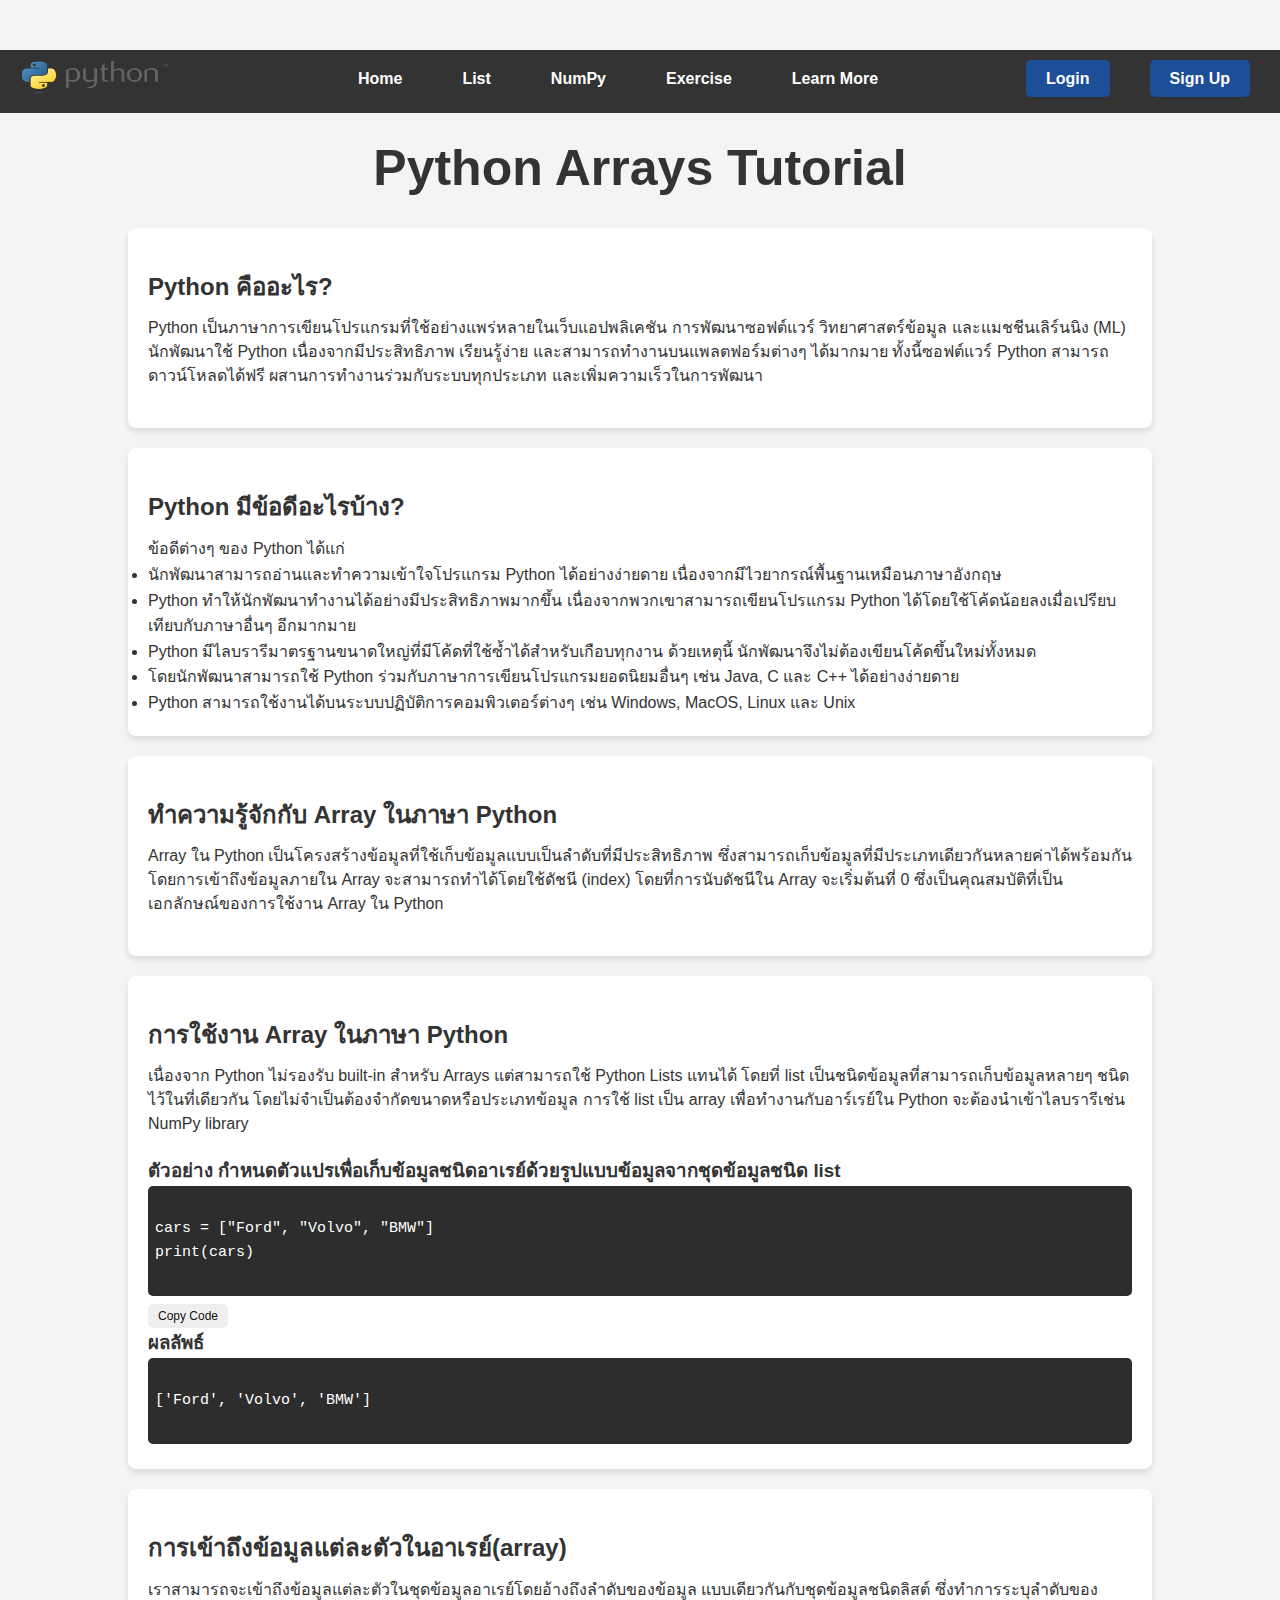
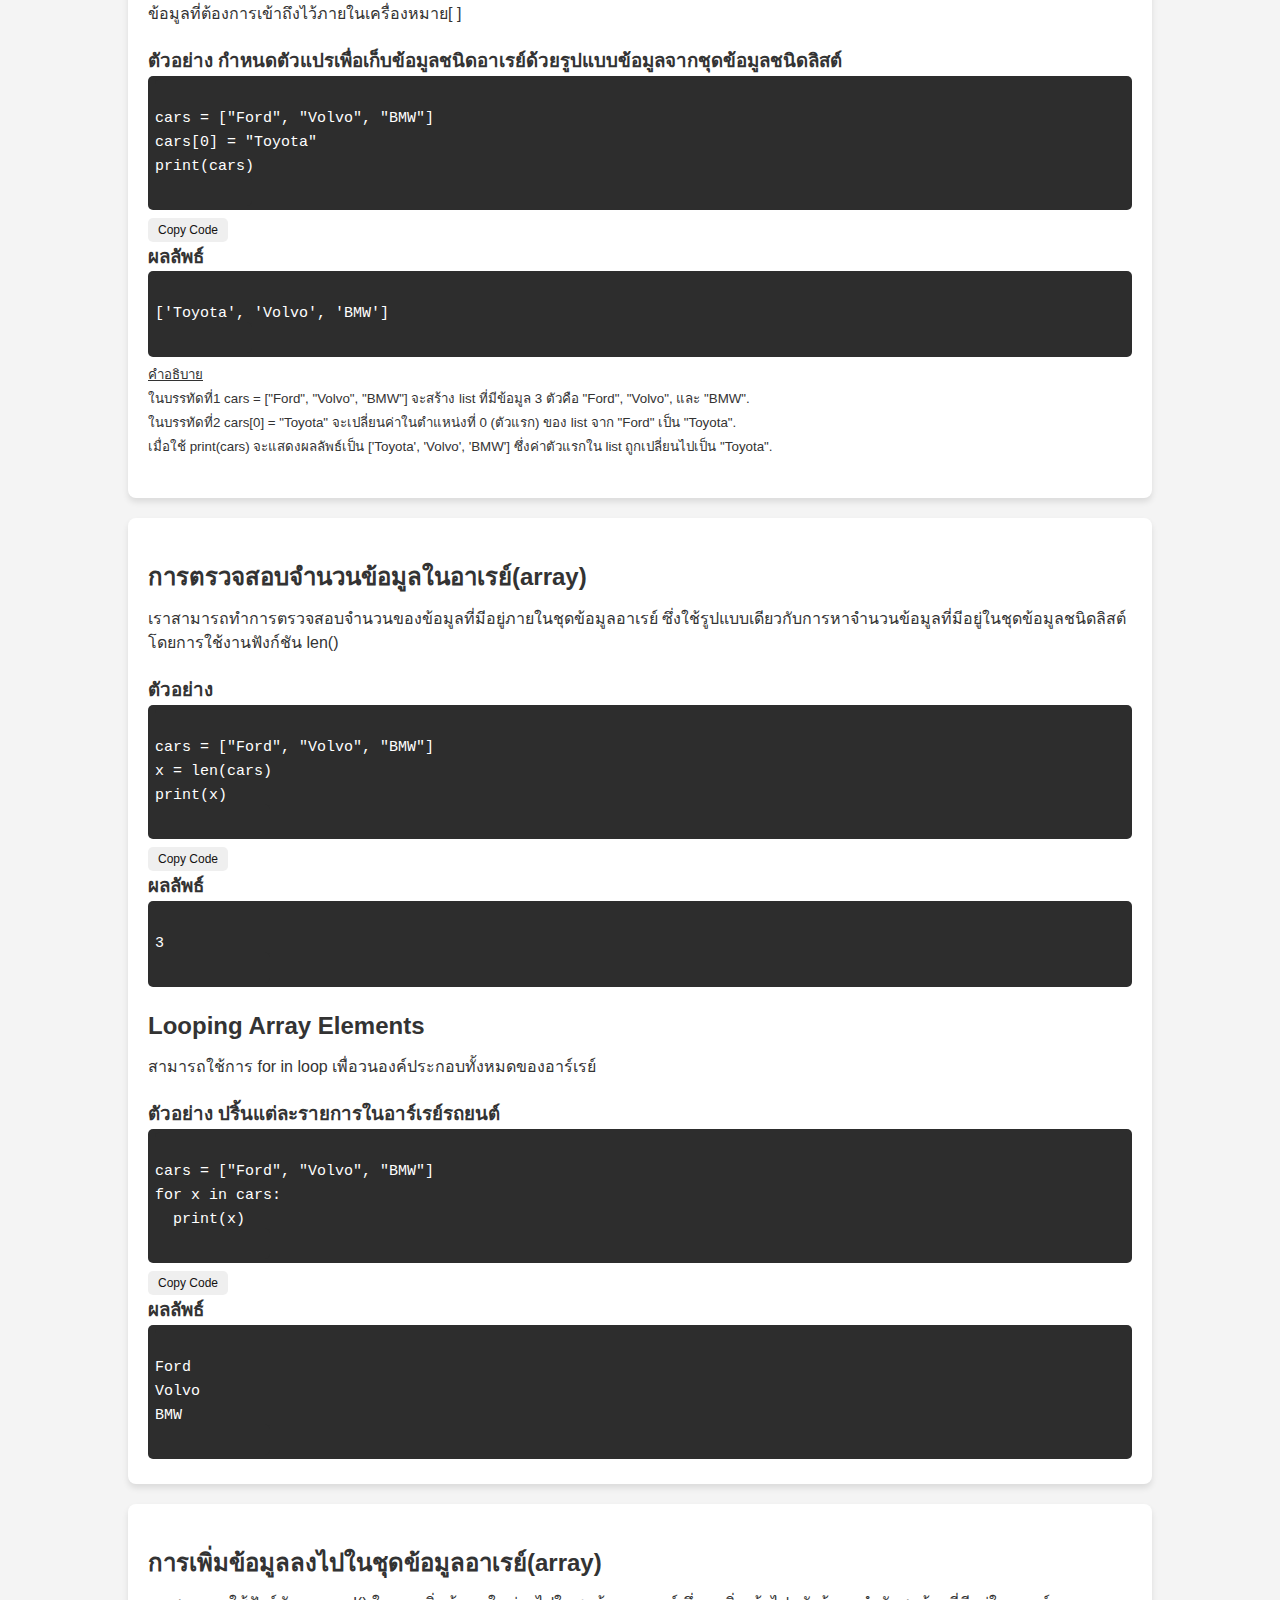
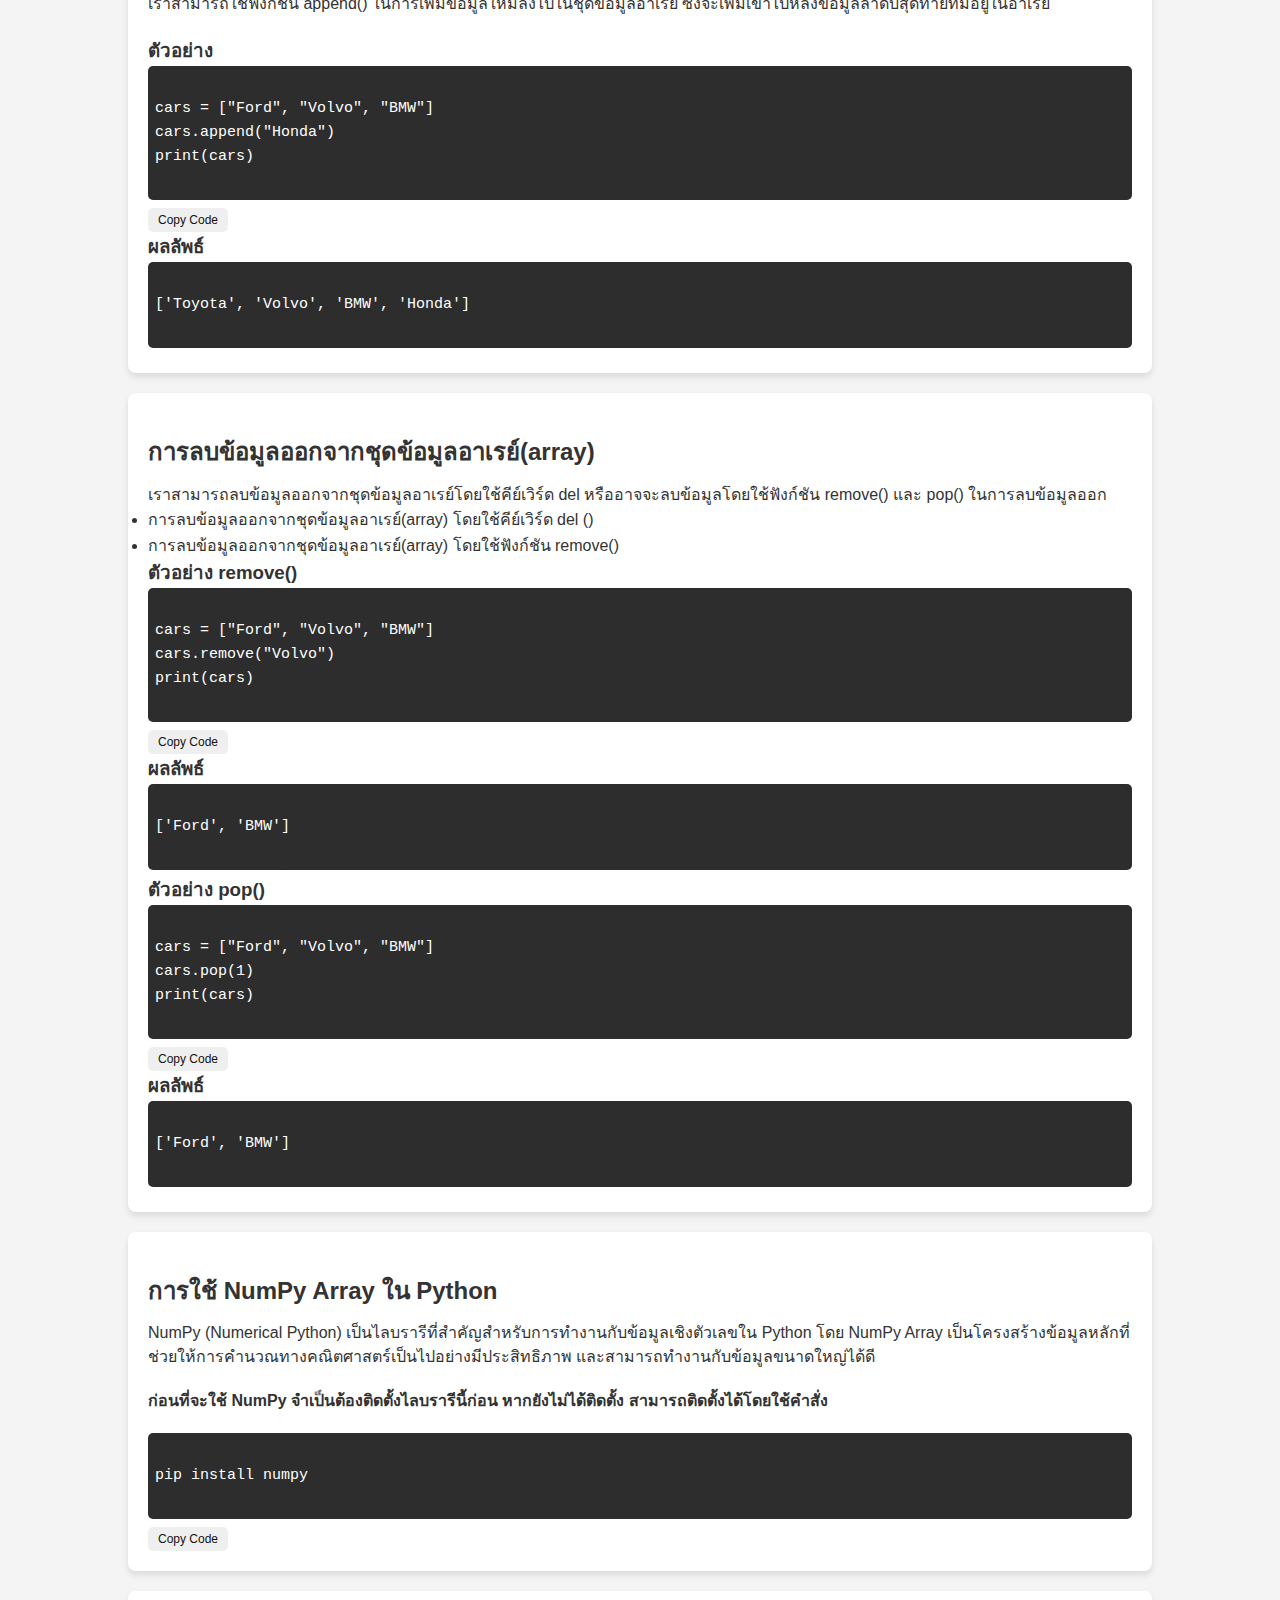
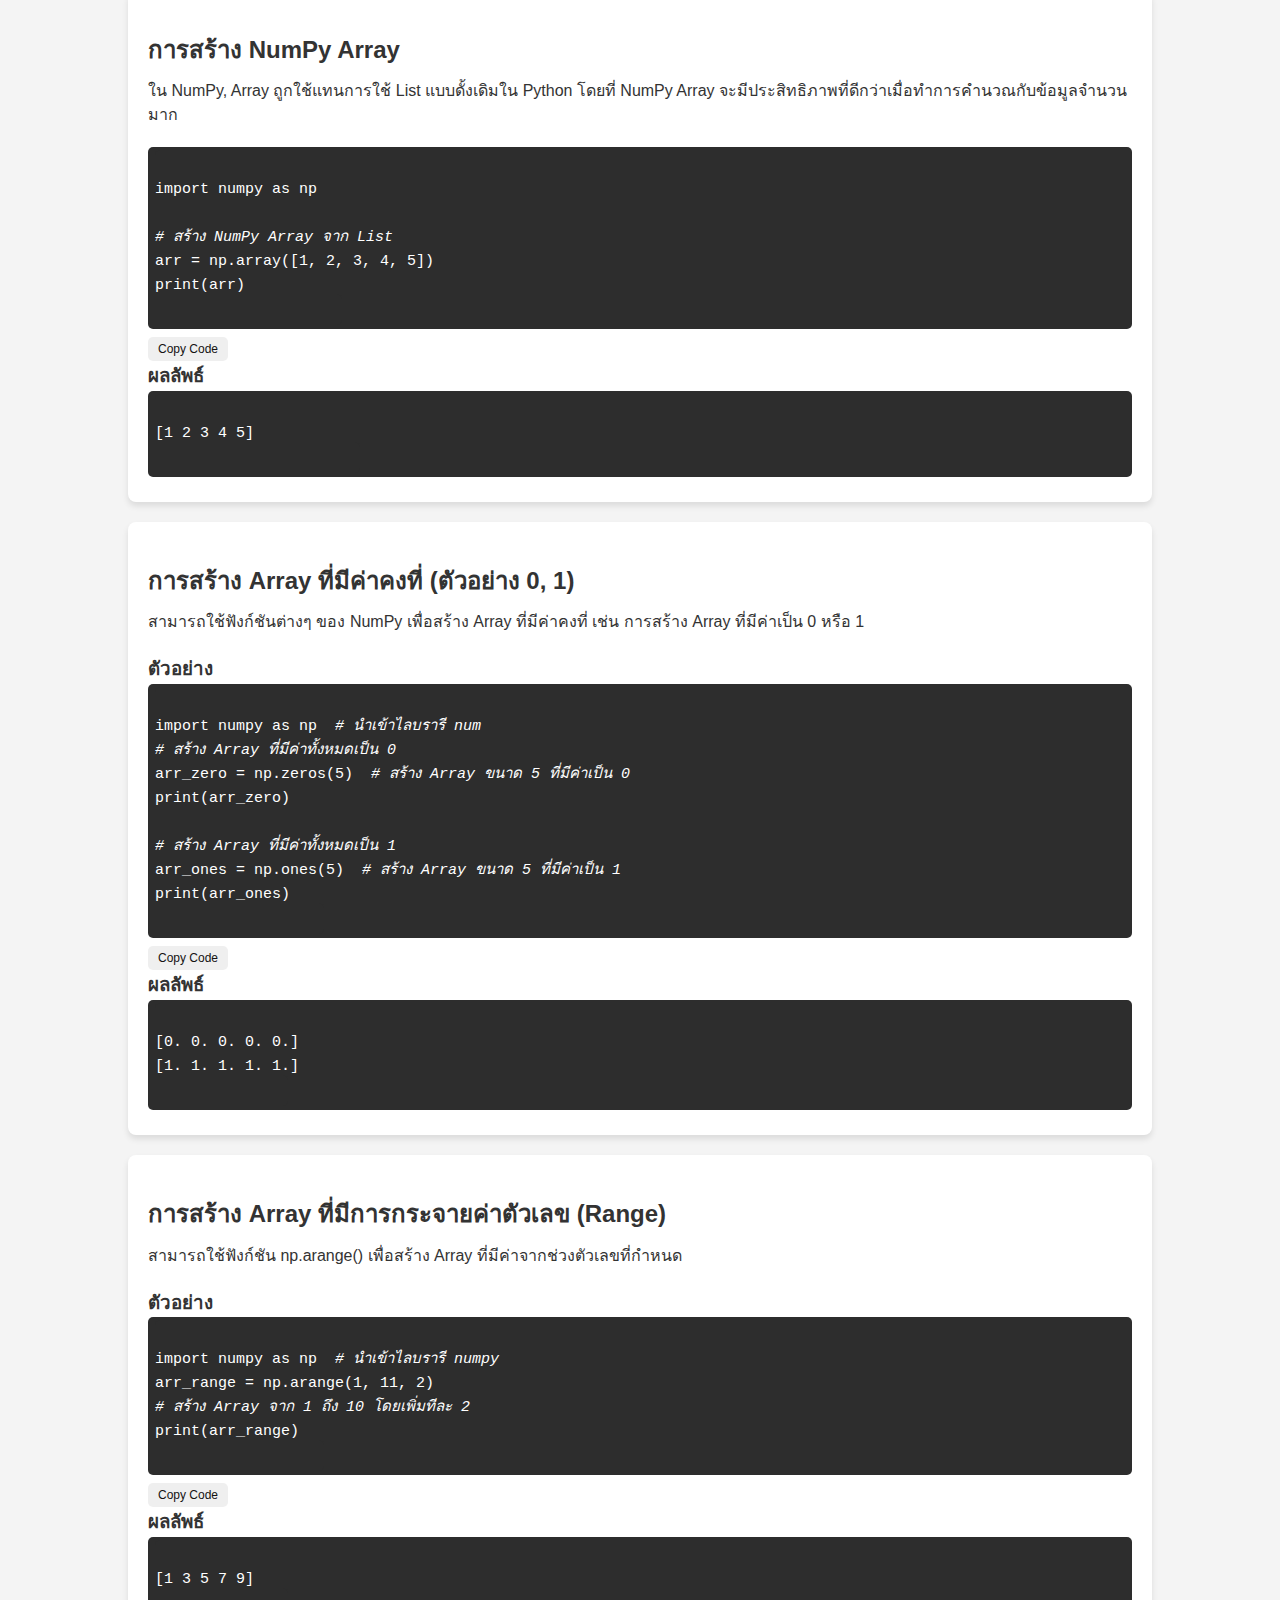
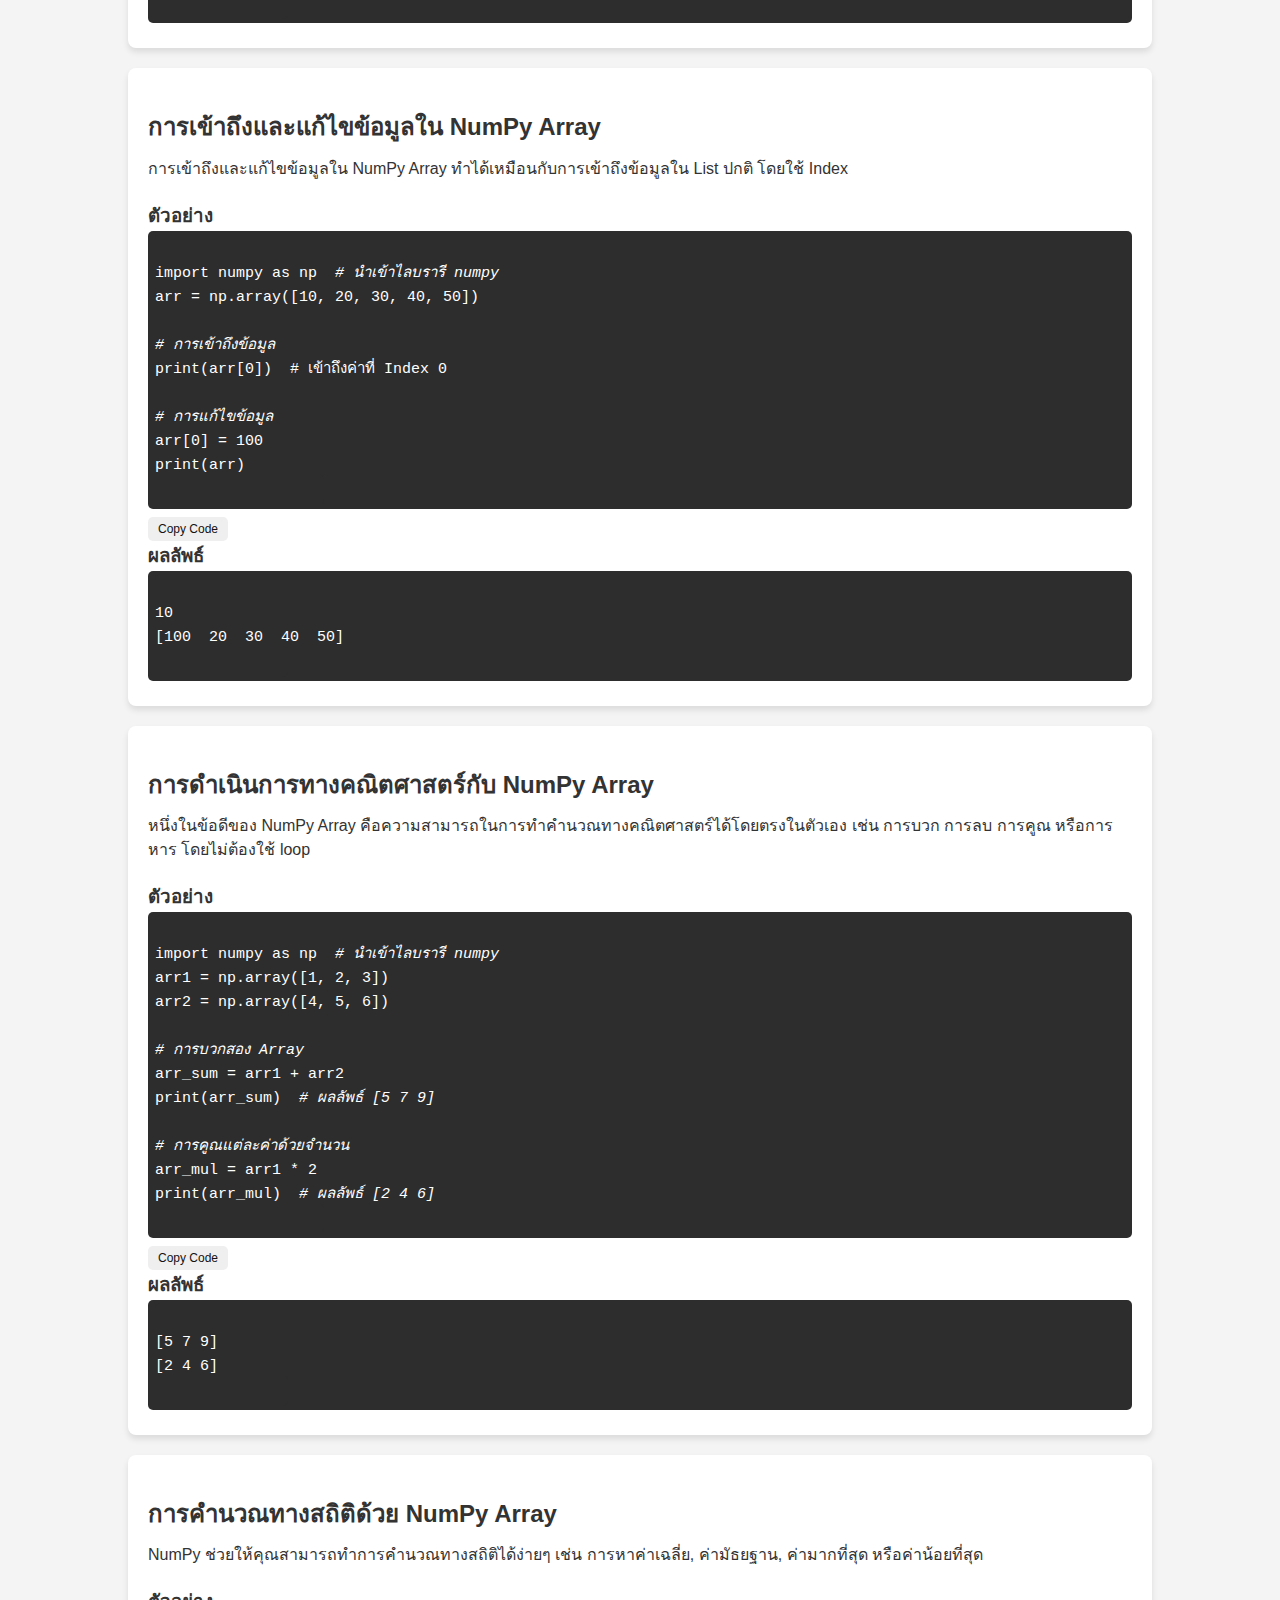
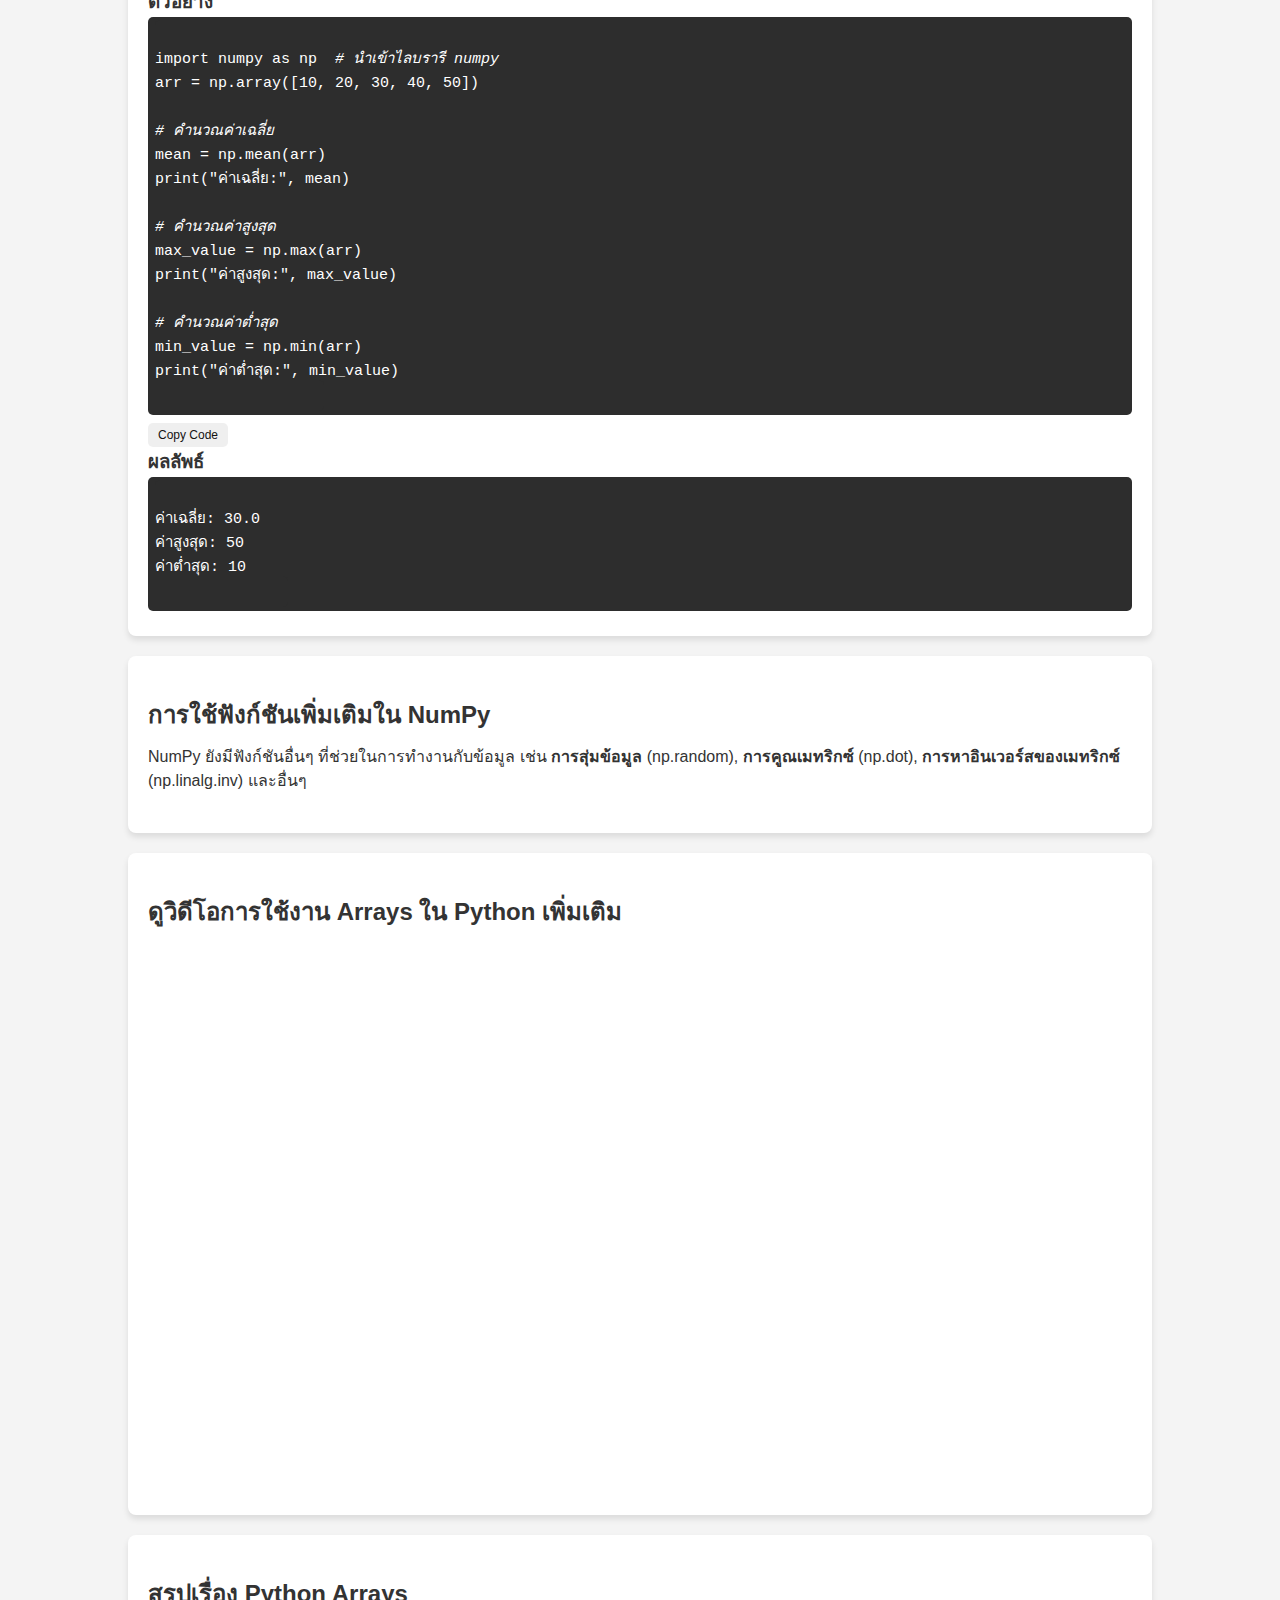
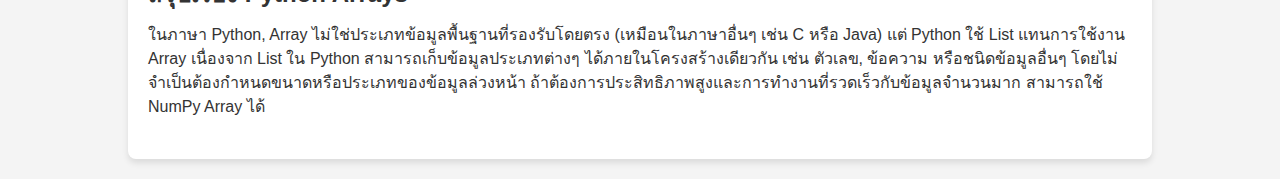
<file: index.html>
<!DOCTYPE html>
<html lang="en">
<head>
  <meta charset="UTF-8">
  <meta name="viewport" content="width=device-width, initial-scale=1.0">
  <meta name="description" content="Learn Python Arrays with examples, including List and NumPy Array">
  <meta name="keyword" content="Array, Python, List, NumPy">
  <title>Python Arrays Tutorial</title>
  <link rel="stylesheet" href="style.css">
</head>
<body>
  <header>
    <style>
      /* ทำให้วิดีโอปรับขนาดอัตโนมัติ */
      .video-container {
          position: relative;
          padding-bottom: 56.25%; /* อัตราส่วน 16:9 (1080p) */
          height: 0;
          overflow: hidden;
          max-width: 100%;
      }

      .video-container iframe {
          position: absolute;
          top: 0;
          left: 0;
          width: 100%;
          height: 100%;
      }
  </style>
    <div class="top-bar">
      <nav class="navbar">
        <a href="#" class="logo">
          <img src="python1.png" alt="Python Arrays Tutorial Logo">
        </a>
        <ul class="left-nav">
          <li><a href="#">Home</a></li>
          <li><a href="#list-section">List</a></li>
          <li><a href="#numpy-section">NumPy</a></li>
          <li><a href="#" onclick="window.location.href='https://www.w3schools.com/python/exercise.asp?x=xrcise_arrays1'">Exercise</a></li> 
          <li><a href="#" onclick="window.location.href='https://www.w3schools.com/python/default.asp'">Learn More</a></li>
        </ul>
        <ul class="right-nav">
          <li><a href="login.html">Login</a></li>
          <li><a href="signup.html">Sign Up</a></li>
        <div class="navbar-banner"></div>
      </nav>
    </div>
    </header>

    <main class="container">
      <h1>Python Arrays Tutorial</h1>

    <section class="intro">
      <h2>Python คืออะไร?</h2>
      <p>Python เป็นภาษาการเขียนโปรแกรมที่ใช้อย่างแพร่หลายในเว็บแอปพลิเคชัน การพัฒนาซอฟต์แวร์ 
        วิทยาศาสตร์ข้อมูล และแมชชีนเลิร์นนิง (ML) นักพัฒนาใช้ Python เนื่องจากมีประสิทธิภาพ เรียนรู้ง่าย 
        และสามารถทำงานบนแพลตฟอร์มต่างๆ ได้มากมาย ทั้งนี้ซอฟต์แวร์ Python สามารถดาวน์โหลดได้ฟรี 
        ผสานการทำงานร่วมกับระบบทุกประเภท และเพิ่มความเร็วในการพัฒนา</p>
      </section>

      <section class="intro1">
        <h2>Python มีข้อดีอะไรบ้าง?</h2>
        <ul2>
        ข้อดีต่างๆ ของ Python ได้แก่
         <li> นักพัฒนาสามารถอ่านและทำความเข้าใจโปรแกรม Python ได้อย่างง่ายดาย เนื่องจากมีไวยากรณ์พื้นฐานเหมือนภาษาอังกฤษ </li>
         <li> Python ทำให้นักพัฒนาทำงานได้อย่างมีประสิทธิภาพมากขึ้น เนื่องจากพวกเขาสามารถเขียนโปรแกรม Python ได้โดยใช้โค้ดน้อยลงเมื่อเปรียบเทียบกับภาษาอื่นๆ อีกมากมาย </li>
         <li> Python มีไลบรารีมาตรฐานขนาดใหญ่ที่มีโค้ดที่ใช้ซ้ำได้สำหรับเกือบทุกงาน ด้วยเหตุนี้ นักพัฒนาจึงไม่ต้องเขียนโค้ดขึ้นใหม่ทั้งหมด </li>
         <li>โดยนักพัฒนาสามารถใช้ Python ร่วมกับภาษาการเขียนโปรแกรมยอดนิยมอื่นๆ เช่น Java, C และ C++ ได้อย่างง่ายดาย </li>
         <li> Python สามารถใช้งานได้บนระบบปฏิบัติการคอมพิวเตอร์ต่างๆ เช่น Windows, MacOS, Linux และ Unix </li></ul2>
        </section>

      <section class="intro2">
        <h2>ทำความรู้จักกับ Array ในภาษา Python</h2>
        <p>Array ใน Python เป็นโครงสร้างข้อมูลที่ใช้เก็บข้อมูลแบบเป็นลำดับที่มีประสิทธิภาพ 
          ซึ่งสามารถเก็บข้อมูลที่มีประเภทเดียวกันหลายค่าได้พร้อมกัน 
          โดยการเข้าถึงข้อมูลภายใน Array จะสามารถทำได้โดยใช้ดัชนี (index) โดยที่การนับดัชนีใน Array 
          จะเริ่มต้นที่ 0 ซึ่งเป็นคุณสมบัติที่เป็นเอกลักษณ์ของการใช้งาน Array ใน Python</p>
        </section>

      <section id="list-section">
      <h2>การใช้งาน Array ในภาษา Python</h2>
        <p>เนื่องจาก Python ไม่รองรับ built-in สำหรับ Arrays แต่สามารถใช้ Python Lists แทนได้ 
          โดยที่ list เป็นชนิดข้อมูลที่สามารถเก็บข้อมูลหลายๆ ชนิดไว้ในที่เดียวกัน โดยไม่จำเป็นต้องจำกัดขนาดหรือประเภทข้อมูล
          การใช้ list เป็น array เพื่อทำงานกับอาร์เรย์ใน Python จะต้องนำเข้าไลบรารีเช่น NumPy library
        </p>
        <h3>ตัวอย่าง กำหนดตัวแปรเพื่อเก็บข้อมูลชนิดอาเรย์ด้วยรูปแบบข้อมูลจากชุดข้อมูลชนิด list</h3>
          <pre><code id="code1">
cars = ["Ford", "Volvo", "BMW"]
print(cars)
          </code></pre>
          <button class="copy-btn" onclick="copyCode('code1')">Copy Code</button>
         <h3>ผลลัพธ์</h3> 
         <pre><code>
['Ford', 'Volvo', 'BMW']
            </code></pre>
        </section>

        <section class="tutorial">
        <h2>การเข้าถึงข้อมูลแต่ละตัวในอาเรย์(array)</h2>
        <p>เราสามารถจะเข้าถึงข้อมูลแต่ละตัวในชุดข้อมูลอาเรย์โดยอ้างถึงลำดับของข้อมูล แบบเดียวกันกับชุดข้อมูลชนิดลิสต์ 
          ซึ่งทำการระบุลำดับของข้อมูลที่ต้องการเข้าถึงไว้ภายในเครื่องหมาย[ ]</p>
          <h3>ตัวอย่าง กำหนดตัวแปรเพื่อเก็บข้อมูลชนิดอาเรย์ด้วยรูปแบบข้อมูลจากชุดข้อมูลชนิดลิสต์</h3>
          <pre><code id="code2">
cars = ["Ford", "Volvo", "BMW"]
cars[0] = "Toyota"
print(cars)
          </code></pre>
          <button class="copy-btn" onclick="copyCode('code2')">Copy Code</button>
         <h3>ผลลัพธ์</h3> 
         <pre><code>         
['Toyota', 'Volvo', 'BMW']
          </code></pre>
          <p><small><ins>คำอธิบาย</ins> <br> ในบรรทัดที่1 cars = ["Ford", "Volvo", "BMW"] จะสร้าง list ที่มีข้อมูล 3 ตัวคือ "Ford", "Volvo", และ "BMW". <br>
            ในบรรทัดที่2 cars[0] = "Toyota" จะเปลี่ยนค่าในตำแหน่งที่ 0 (ตัวแรก) ของ list จาก "Ford" เป็น "Toyota". <br>
            เมื่อใช้ print(cars) จะแสดงผลลัพธ์เป็น ['Toyota', 'Volvo', 'BMW'] ซึ่งค่าตัวแรกใน list ถูกเปลี่ยนไปเป็น "Toyota".</small></p>
        </section>
         
        <section class="tutorial">
            <h2>การตรวจสอบจำนวนข้อมูลในอาเรย์(array)</h2>
            <p>เราสามารถทำการตรวจสอบจำนวนของข้อมูลที่มีอยู่ภายในชุดข้อมูลอาเรย์ ซึ่งใช้รูปแบบเดียวกับการหาจำนวนข้อมูลที่มีอยู่ในชุดข้อมูลชนิดลิสต์ โดยการใช้งานฟังก์ชัน len()</p>
            <h3>ตัวอย่าง</h3>
            <pre><code id="code3">
cars = ["Ford", "Volvo", "BMW"]
x = len(cars)
print(x)
            </code></pre>
            <button class="copy-btn" onclick="copyCode('code3')">Copy Code</button>
           <h3>ผลลัพธ์</h3> 
           <pre><code>                   
3
            </code></pre>
            <h2>Looping Array Elements</h2>
            <p>สามารถใช้การ for in loop เพื่อวนองค์ประกอบทั้งหมดของอาร์เรย์</p>
            <h3>ตัวอย่าง ปริ้นแต่ละรายการในอาร์เรย์รถยนต์</h3>
            <pre><code id="code4">
cars = ["Ford", "Volvo", "BMW"]
for x in cars:
  print(x)             
            </code></pre>
            <button class="copy-btn" onclick="copyCode('code4')">Copy Code</button>
            <h3>ผลลัพธ์</h3>
            <pre><code>                   
Ford
Volvo
BMW
            </code></pre>
            </section>

            <section class="tutorial">
            <h2>การเพิ่มข้อมูลลงไปในชุดข้อมูลอาเรย์(array)</h2>
            <p>เราสามารถใช้ฟังก์ชัน append() ในการเพิ่มข้อมูลใหม่ลงไปในชุดข้อมูลอาเรย์ ซึ่งจะเพิ่มเข้าไปหลังข้อมูลลำดับสุดท้ายที่มีอยู่ในอาเรย์</p>
            <h3>ตัวอย่าง</h3>
            <pre><code id="code5">
cars = ["Ford", "Volvo", "BMW"]
cars.append("Honda")
print(cars)
            </code></pre>
            <button class="copy-btn" onclick="copyCode('code5')">Copy Code</button>
            <h3>ผลลัพธ์</h3>
            <pre><code>              
['Toyota', 'Volvo', 'BMW', 'Honda']
            </code></pre>
            </section>

            <section class="intro1">
            <h2>การลบข้อมูลออกจากชุดข้อมูลอาเรย์(array)</h2>
            <ul2>
            เราสามารถลบข้อมูลออกจากชุดข้อมูลอาเรย์โดยใช้คีย์เวิร์ด del หรืออาจจะลบข้อมูลโดยใช้ฟังก์ชัน remove() และ pop() ในการลบข้อมูลออก 
            <li> การลบข้อมูลออกจากชุดข้อมูลอาเรย์(array) โดยใช้คีย์เวิร์ด del () </li>
            <li> การลบข้อมูลออกจากชุดข้อมูลอาเรย์(array) โดยใช้ฟังก์ชัน remove()</li></ul2>
              <h3>ตัวอย่าง remove()</h3>
              <pre><code id="code6">
cars = ["Ford", "Volvo", "BMW"]
cars.remove("Volvo")
print(cars)
              </code></pre>
              <button class="copy-btn" onclick="copyCode('code6')">Copy Code</button>
              <h3>ผลลัพธ์</h3>
              <pre><code>
['Ford', 'BMW']
              </code></pre>
              <h3>ตัวอย่าง pop()</h3>
              <pre><code id="code7">
cars = ["Ford", "Volvo", "BMW"]
cars.pop(1)
print(cars)
              </code></pre>
              <button class="copy-btn" onclick="copyCode('code7')">Copy Code</button>
              <h3>ผลลัพธ์</h3>
              <pre><code>
['Ford', 'BMW']
              </code></pre>
              </section>

              <section id="numpy-section">
                <h2>การใช้ NumPy Array ใน Python</h2>
                <p>NumPy (Numerical Python) เป็นไลบรารีที่สำคัญสำหรับการทำงานกับข้อมูลเชิงตัวเลขใน Python 
                  โดย NumPy Array เป็นโครงสร้างข้อมูลหลักที่ช่วยให้การคำนวณทางคณิตศาสตร์เป็นไปอย่างมีประสิทธิภาพ 
                  และสามารถทำงานกับข้อมูลขนาดใหญ่ได้ดี</p>
                  <p><b>ก่อนที่จะใช้ NumPy จำเป็นต้องติดตั้งไลบรารีนี้ก่อน หากยังไม่ได้ติดตั้ง สามารถติดตั้งได้โดยใช้คำสั่ง</b></p>
                  <pre><code id="code8">
pip install numpy
                  </code></pre>
                    <button class="copy-btn" onclick="copyCode('code8')">Copy Code</button>
                </section>

                <section class="numpy">
                  <h2>การสร้าง NumPy Array</h2>
                  <p>ใน NumPy, Array ถูกใช้แทนการใช้ List แบบดั้งเดิมใน Python โดยที่ NumPy Array 
                    จะมีประสิทธิภาพที่ดีกว่าเมื่อทำการคำนวณกับข้อมูลจำนวนมาก</p>
                    <pre><code id="code9">
import numpy as np

<i># สร้าง NumPy Array จาก List</i>
arr = np.array([1, 2, 3, 4, 5])
print(arr)                  
                    </code></pre>
                      <button class="copy-btn" onclick="copyCode('code9')">Copy Code</button>
                      <h3>ผลลัพธ์</h3>
                      <pre><code>
[1 2 3 4 5]
                      </code></pre>  
                  </section>

              <section class="numpy">
                <h2>การสร้าง Array ที่มีค่าคงที่ (ตัวอย่าง 0, 1)</h2>
                <p>สามารถใช้ฟังก์ชันต่างๆ ของ NumPy เพื่อสร้าง Array ที่มีค่าคงที่ เช่น การสร้าง Array ที่มีค่าเป็น 0 หรือ 1</p>
                  <h3>ตัวอย่าง</h3>
                  <pre><code id="code10">
import numpy as np <i> # นำเข้าไลบรารี num </i>
<i># สร้าง Array ที่มีค่าทั้งหมดเป็น 0 </i>
arr_zero = np.zeros(5)  <i># สร้าง Array ขนาด 5 ที่มีค่าเป็น 0 </i>
print(arr_zero)
                    
<i># สร้าง Array ที่มีค่าทั้งหมดเป็น 1</i>
arr_ones = np.ones(5)  <i># สร้าง Array ขนาด 5 ที่มีค่าเป็น 1</i>
print(arr_ones)
                  </code></pre>
                  <button class="copy-btn" onclick="copyCode('code10')">Copy Code</button>
                  <h3>ผลลัพธ์</h3>
              <pre><code>
[0. 0. 0. 0. 0.]
[1. 1. 1. 1. 1.]
              </code></pre>
              </section>

              <section class="numpy">
                <h2>การสร้าง Array ที่มีการกระจายค่าตัวเลข (Range)</h2>
                <p>สามารถใช้ฟังก์ชัน np.arange() เพื่อสร้าง Array ที่มีค่าจากช่วงตัวเลขที่กำหนด</p>
                  <h3>ตัวอย่าง</h3>
                  <pre><code id="code11">
import numpy as np <i> # นำเข้าไลบรารี numpy </i>
arr_range = np.arange(1, 11, 2)                  
<i># สร้าง Array จาก 1 ถึง 10 โดยเพิ่มทีละ 2 </i>
print(arr_range)
                  </code></pre>
                  <button class="copy-btn" onclick="copyCode('code11')">Copy Code</button>
                  <h3>ผลลัพธ์</h3>
              <pre><code>
[1 3 5 7 9]
              </code></pre>
              </section>

              <section class="numpy">
                <h2>การเข้าถึงและแก้ไขข้อมูลใน NumPy Array</h2>
                <p>การเข้าถึงและแก้ไขข้อมูลใน NumPy Array ทำได้เหมือนกับการเข้าถึงข้อมูลใน List ปกติ โดยใช้ Index</p>
                  <h3>ตัวอย่าง</h3>
                  <pre><code id="code12">
import numpy as np <i> # นำเข้าไลบรารี numpy</i>
arr = np.array([10, 20, 30, 40, 50])

<i># การเข้าถึงข้อมูล</i>
print(arr[0])  # เข้าถึงค่าที่ Index 0
                    
<i># การแก้ไขข้อมูล</i>  
arr[0] = 100
print(arr)                  
                  </code></pre>
                  <button class="copy-btn" onclick="copyCode('code12')">Copy Code</button>
                  <h3>ผลลัพธ์</h3>
              <pre><code>
10
[100  20  30  40  50]
              </code></pre>
              </section>

              <section class="numpy">
                <h2>การดำเนินการทางคณิตศาสตร์กับ NumPy Array</h2>
                <p>หนึ่งในข้อดีของ NumPy Array คือความสามารถในการทำคำนวณทางคณิตศาสตร์ได้โดยตรงในตัวเอง 
                  เช่น การบวก การลบ การคูณ หรือการหาร โดยไม่ต้องใช้ loop</p>
                  <h3>ตัวอย่าง</h3>
                  <pre><code id="code13">
import numpy as np <i> # นำเข้าไลบรารี numpy</i>
arr1 = np.array([1, 2, 3])
arr2 = np.array([4, 5, 6])
                   
<i># การบวกสอง Array</i>
arr_sum = arr1 + arr2
print(arr_sum) <i> # ผลลัพธ์ [5 7 9]</i>
                    
<i># การคูณแต่ละค่าด้วยจำนวน</i>  
arr_mul = arr1 * 2
print(arr_mul) <i> # ผลลัพธ์ [2 4 6]  </i>                                 
                  </code></pre>
                  <button class="copy-btn" onclick="copyCode('code13')">Copy Code</button>
                  <h3>ผลลัพธ์</h3>
              <pre><code>
[5 7 9]
[2 4 6]
              </code></pre>
              </section>

              <section class="numpy">
                <h2>การคำนวณทางสถิติด้วย NumPy Array</h2>
                <p>NumPy ช่วยให้คุณสามารถทำการคำนวณทางสถิติได้ง่ายๆ เช่น การหาค่าเฉลี่ย, ค่ามัธยฐาน, ค่ามากที่สุด หรือค่าน้อยที่สุด</p>
                  <h3>ตัวอย่าง</h3>
                  <pre><code id="code14">
import numpy as np <i> # นำเข้าไลบรารี numpy</i>
arr = np.array([10, 20, 30, 40, 50])

<i># คำนวณค่าเฉลี่ย</i>
mean = np.mean(arr)
print("ค่าเฉลี่ย:", mean)
                    
<i># คำนวณค่าสูงสุด</i>
max_value = np.max(arr)
print("ค่าสูงสุด:", max_value)
                    
<i># คำนวณค่าต่ำสุด</i>
min_value = np.min(arr)
print("ค่าต่ำสุด:", min_value)                                                    
                  </code></pre>
                  <button class="copy-btn" onclick="copyCode('code14')">Copy Code</button>
                  <h3>ผลลัพธ์</h3>
              <pre><code>
ค่าเฉลี่ย: 30.0
ค่าสูงสุด: 50
ค่าต่ำสุด: 10
              </code></pre>
              </section>

              <section class="numpy">
                <h2>การใช้ฟังก์ชันเพิ่มเติมใน NumPy</h2>
                <p>NumPy ยังมีฟังก์ชันอื่นๆ ที่ช่วยในการทำงานกับข้อมูล เช่น <b> การสุ่มข้อมูล</b> (np.random), 
                 <b> การคูณเมทริกซ์</b> (np.dot),<b> การหาอินเวอร์สของเมทริกซ์</b> (np.linalg.inv) และอื่นๆ</p>
              </section>

              <section class="video-section">
                <h2>ดูวิดีโอการใช้งาน Arrays ใน Python เพิ่มเติม</h2>
                <div class="video-container">
                  <iframe src="https://www.youtube.com/embed/R5F7kVvlSik?si=jOS0hFXY8jYmOYBK" title="YouTube video player" frameborder="0" allow="accelerometer; autoplay; encrypted-media; gyroscope; picture-in-picture" allowfullscreen></iframe>
              </div>
              </section>

              <section class="summary">
                <h2>สรุปเรื่อง Python Arrays</h2>
                <p>ในภาษา Python, Array ไม่ใช่ประเภทข้อมูลพื้นฐานที่รองรับโดยตรง (เหมือนในภาษาอื่นๆ เช่น C หรือ Java) 
                  แต่ Python ใช้ List แทนการใช้งาน Array เนื่องจาก List ใน Python สามารถเก็บข้อมูลประเภทต่างๆ 
                  ได้ภายในโครงสร้างเดียวกัน เช่น ตัวเลข, ข้อความ หรือชนิดข้อมูลอื่นๆ โดยไม่จำเป็นต้องกำหนดขนาดหรือประเภทของข้อมูลล่วงหน้า
                  ถ้าต้องการประสิทธิภาพสูงและการทำงานที่รวดเร็วกับข้อมูลจำนวนมาก สามารถใช้ NumPy Array ได้</p>
              
              </main>
 

  <script>
    function copyCode(id) {
      var codeBlock = document.getElementById(id);  // รับ ID ของโค้ดที่ถูกกด
      var range = document.createRange();
      range.selectNode(codeBlock);
      window.getSelection().removeAllRanges();  // ลบการเลือกทั้งหมดก่อนหน้า
      window.getSelection().addRange(range);  // เลือกเนื้อหาใน code block
      try {
        document.execCommand('copy');  // คัดลอกไปยังคลิปบอร์ด
        alert("โค้ดถูกคัดลอกไปยังคลิปบอร์ดแล้ว!");
      } catch (err) {
        alert("ไม่สามารถคัดลอกโค้ดได้");
      }
      window.getSelection().removeAllRanges();  // ล้างการเลือก
    }

    function showExercise() {
      var exerciseSection = document.getElementById('exercise-section');
      // เปลี่ยนแสดงส่วนแบบฝึกหัด
      if (exerciseSection.style.display === "none") {
        exerciseSection.style.display = "block";
      } else {
        exerciseSection.style.display = "none";
      }
    }
  </script>
</body>
</html>
</file>
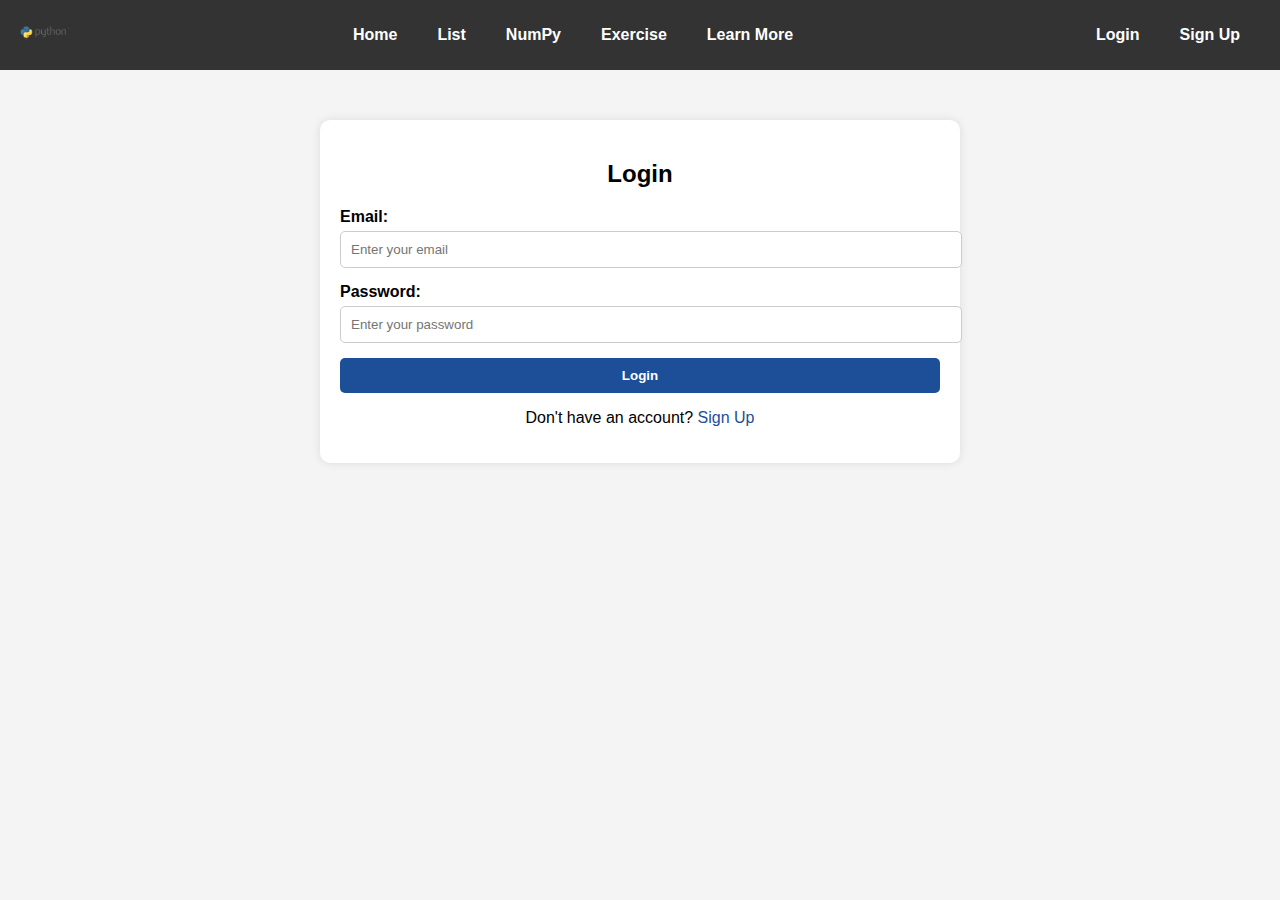
<file: login.html>
<!DOCTYPE html>
<html lang="en">
<head>
  <meta charset="UTF-8">
  <meta name="viewport" content="width=device-width, initial-scale=1.0">
  <title>Login</title>
  <link rel="stylesheet" href="stylelogin.css">
</head>
<body>
  <header>
    <div class="top-bar">
      <nav class="navbar">
        <a href="#" class="logo">
          <img src="python1.png" alt="Website Logo">
        </a>
        <ul class="left-nav">
            <li><a href="index.html">Home</a></li>
            <li><a href="index.html#list-section">List</a></li> 
            <li><a href="index.html#numpy-section">NumPy</a></li>
            <li><a href="#" onclick="window.location.href='https://www.w3schools.com/python/exercise.asp?x=xrcise_arrays1'">Exercise</a></li>
            <li><a href="#" onclick="window.location.href='https://www.w3schools.com/python/default.asp'">Learn More</a></li>
        </ul>
        <ul class="right-nav">
          <li><a href="login.html">Login</a></li>
          <li><a href="signup.html">Sign Up</a></li>
        </ul>
      </nav>
    </div>
  </header>

  <main class="container">
    <h2>Login</h2>
    <form action="stylelogin.css" method="POST" id="loginForm">
      <div class="form-group">
        <label for="email">Email:</label>
        <input type="email" id="email" name="email" placeholder="Enter your email" required>
      </div>
      <div class="form-group">
        <label for="password">Password:</label>
        <input type="password" id="password" name="password" placeholder="Enter your password" required>
      </div>
      <button type="submit" class="btn">Login</button>
    </form>
    <p>Don't have an account? <a href="signup.html">Sign Up</a></p>
  </main>
</body>
</html>
</file>
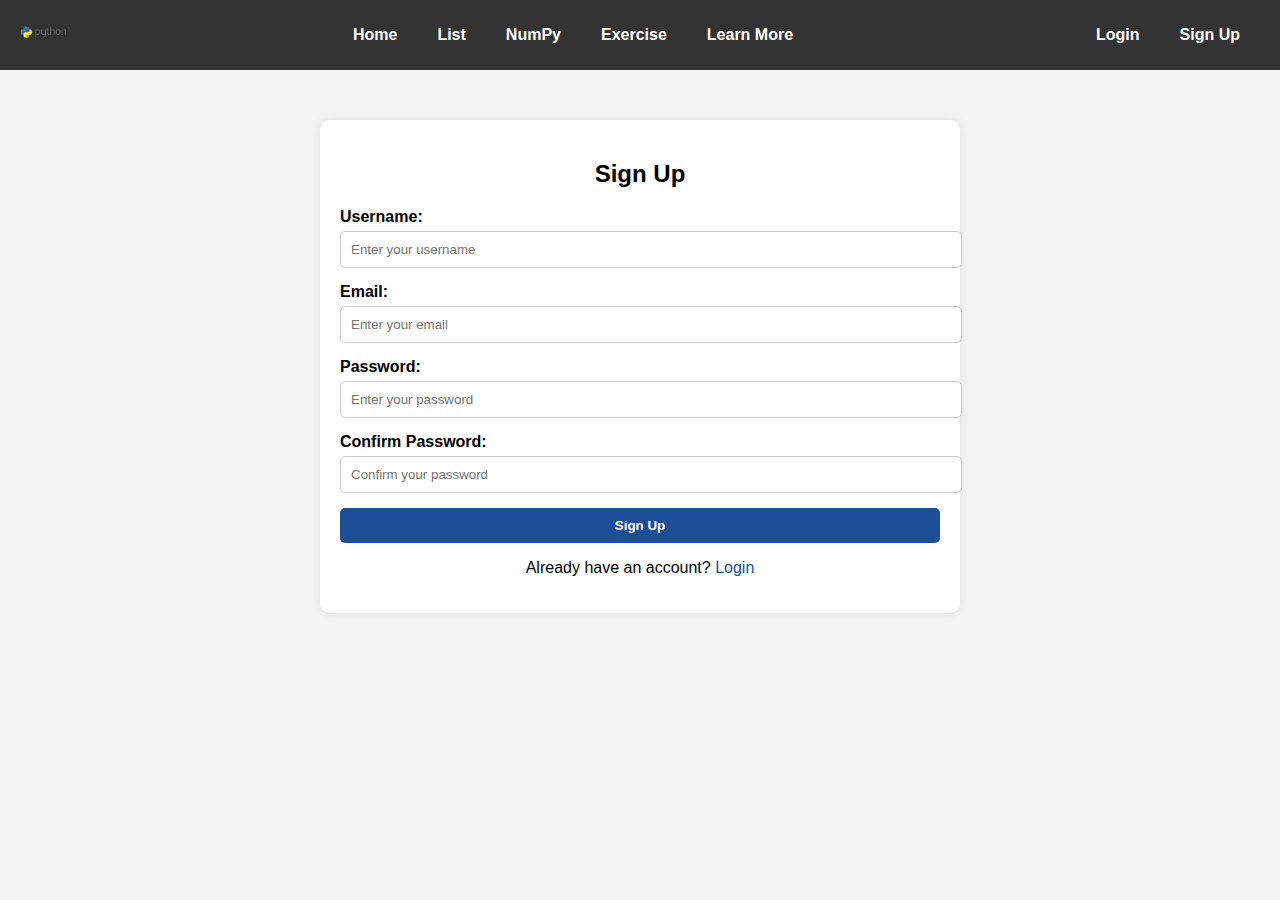
<file: signup.html>
<!DOCTYPE html>
<html lang="en">
<head>
  <meta charset="UTF-8">
  <meta name="viewport" content="width=device-width, initial-scale=1.0">
  <title>Sign Up</title>
  <link rel="stylesheet" href="stylelogin.css">
</head>
<body>
  <header>
    <div class="top-bar">
      <nav class="navbar">
        <a href="#" class="logo">
          <img src="python1.png" alt="Website Logo">
        </a>
        <ul class="left-nav">
            <li><a href="index.html">Home</a></li>
            <li><a href="index.html#list-section">List</a></li> 
            <li><a href="index.html#numpy-section">NumPy</a></li>
            <li><a href="#" onclick="window.location.href='https://www.w3schools.com/python/exercise.asp?x=xrcise_arrays1'">Exercise</a></li>
            <li><a href="#" onclick="window.location.href='https://www.w3schools.com/python/default.asp'">Learn More</a></li>
        </ul>
        <ul class="right-nav">
          <li><a href="login.html">Login</a></li>
          <li><a href="signup.html">Sign Up</a></li>
        </ul>
      </nav>
    </div>
  </header>

  <main class="container">
    <h2>Sign Up</h2>
    <form action="#" method="POST" id="signupForm">
      <div class="form-group">
        <label for="username">Username:</label>
        <input type="text" id="username" name="username" placeholder="Enter your username" required>
      </div>
      <div class="form-group">
        <label for="email">Email:</label>
        <input type="email" id="email" name="email" placeholder="Enter your email" required>
      </div>
      <div class="form-group">
        <label for="password">Password:</label>
        <input type="password" id="password" name="password" placeholder="Enter your password" required>
      </div>
      <div class="form-group">
        <label for="confirm-password">Confirm Password:</label>
        <input type="password" id="confirm-password" name="confirm-password" placeholder="Confirm your password" required>
      </div>
      <button type="submit" class="btn">Sign Up</button>
    </form>
    <p>Already have an account? <a href="login.html">Login</a></p>
  </main>
</body>
</html>
</file>
<file: stylelogin.css>
/* Default styles */
body {
    font-family: Arial, sans-serif;
    background-color: #f4f4f4;
    margin: 0;
    padding: 0;
  }
  
  header {
    background-color: #333;
    padding: 10px 20px;
  }
  
  .navbar {
    display: flex;
    justify-content: space-between;
    align-items: center;
  }
  
  .navbar .logo img {
    width: 50px;
  }
  
  ul {
    list-style-type: none;
    padding: 0;
  }
  
  ul.left-nav, ul.right-nav {
    display: flex;
  }
  
  ul li {
    margin: 0 10px;
  }
  
  ul li a {
    color: white;
    text-decoration: none;
    padding: 10px;
    font-weight: bold;
  }
  
  ul li a:hover {
    background-color: #575757;
    border-radius: 5px;
  }
  
  .container {
    width: 100%;
    max-width: 600px;
    margin: 50px auto;
    padding: 20px;
    background-color: white;
    border-radius: 10px;
    box-shadow: 0px 0px 10px rgba(0, 0, 0, 0.1);
  }
  
  h2 {
    text-align: center;
  }
  
  .form-group {
    margin-bottom: 15px;
  }
  
  label {
    display: block;
    font-weight: bold;
  }
  
  input[type="text"], input[type="email"], input[type="password"] {
    width: 100%;
    padding: 10px;
    margin-top: 5px;
    border: 1px solid #ccc;
    border-radius: 5px;
  }
  
  button[type="submit"] {
    width: 100%;
    padding: 10px;
    background-color: #1d4e98;
    color: white;
    border: none;
    border-radius: 5px;
    font-weight: bold;
    cursor: pointer;
  }
  
  button[type="submit"]:hover {
    background-color: #1d4e98;
  }
  
  p {
    text-align: center;
  }
  
  a {
    color: #1d4e98;
    text-decoration: none;
  }
  
  a:hover {
    text-decoration: underline;
  }
</file>
<file: style.css>
/* Resetting some default styles */
* {
  margin: 0;
  padding: 0;
  box-sizing: border-box;
}

body {
  font-family: 'Arial', sans-serif;
  line-height: 1.6;
  background-color: #f4f4f4;
  color: #333;
  padding-top: 50px;
}

header {
  position: sticky;
  top: 0;
  z-index: 1000;
  background-color: #333;
  color: white;
  text-align: left;
  padding: 10px 20px;
}

.navbar {
  display: flex;
  justify-content: space-between;
  align-items: center;
  flex-wrap: wrap;
}

.navbar .logo img {
  width: 150px; /* ปรับขนาดของโลโก้ */
  height: 35px;
  margin-right: 50px; /* เว้นระยะห่างจากเมนู */
}

ul {
  list-style-type: none;
  padding: 0;
  margin: 0;
}

ul.left-nav, ul.right-nav {
  display: flex;
  margin: 0;
  flex-wrap: wrap;
  justify-content: center;
}

ul li {
  margin: 0 10px;
}

ul li a {
  color: white;
  text-decoration: none;
  padding: 10px;
  font-weight: bold;
}

ul li a:hover {
  background-color: #575757;
  border-radius: 5px;
}

ul.right-nav li a {
  background-color: #1d4e98;
  color: white;
  padding: 10px 20px;
  border-radius: 5px;
}

ul.right-nav li a:hover {
  background-color: #101320; 
}

.container {
  width: 80%;
  margin: 0 auto;
}

h1 {
  color: #333;
  margin-bottom: 20px;
  margin-top: 15px;
  text-align: center;
  font-size: 50px;
}

h2 {
  color: #555;
  margin-top: 20px;
  margin-bottom: 10px;
}

ul li {
  margin-bottom: 5px; 
  margin-left: 30px;
}

p {
  margin-bottom: 20px;
  line-height: 1.5;
}

/* Adding spacing and shadow for content blocks */
section {
  background-color: #fff;
  padding: 20px;
  border-radius: 8px;
  box-shadow: 0 4px 6px rgba(0, 0, 0, 0.1);
  margin-bottom: 20px;
}

section h2 {
  color: #333;
}

pre, code {
  background-color: #2d2d2d;
  color: white;
  padding: 7px;
  border-radius: 5px;
  margin-bottom: 5px;
  white-space: pre-wrap;
  word-wrap: break-word;
  font-size: 15px;
}

pre {
  max-width: 100%;
  word-break: break-all;
}

.copy-btn {
  background-color: #3a3e3a15; 
  color: rgb(20, 18, 18);
  border: none;
  padding: 5px 10px;
  font-size: 12px;
  cursor: pointer;
  border-radius: 5px;
  margin-top: 3px;
}

.copy-btn:hover {
  background-color: #9ca39b; 
}

/* For mobile and smaller screens */
@media (max-width: 768px) {
  .navbar {
    display: none;  /* ซ่อนแถบเมนูเมื่อหน้าจอมีขนาดเล็ก */
  }
}
</file>
